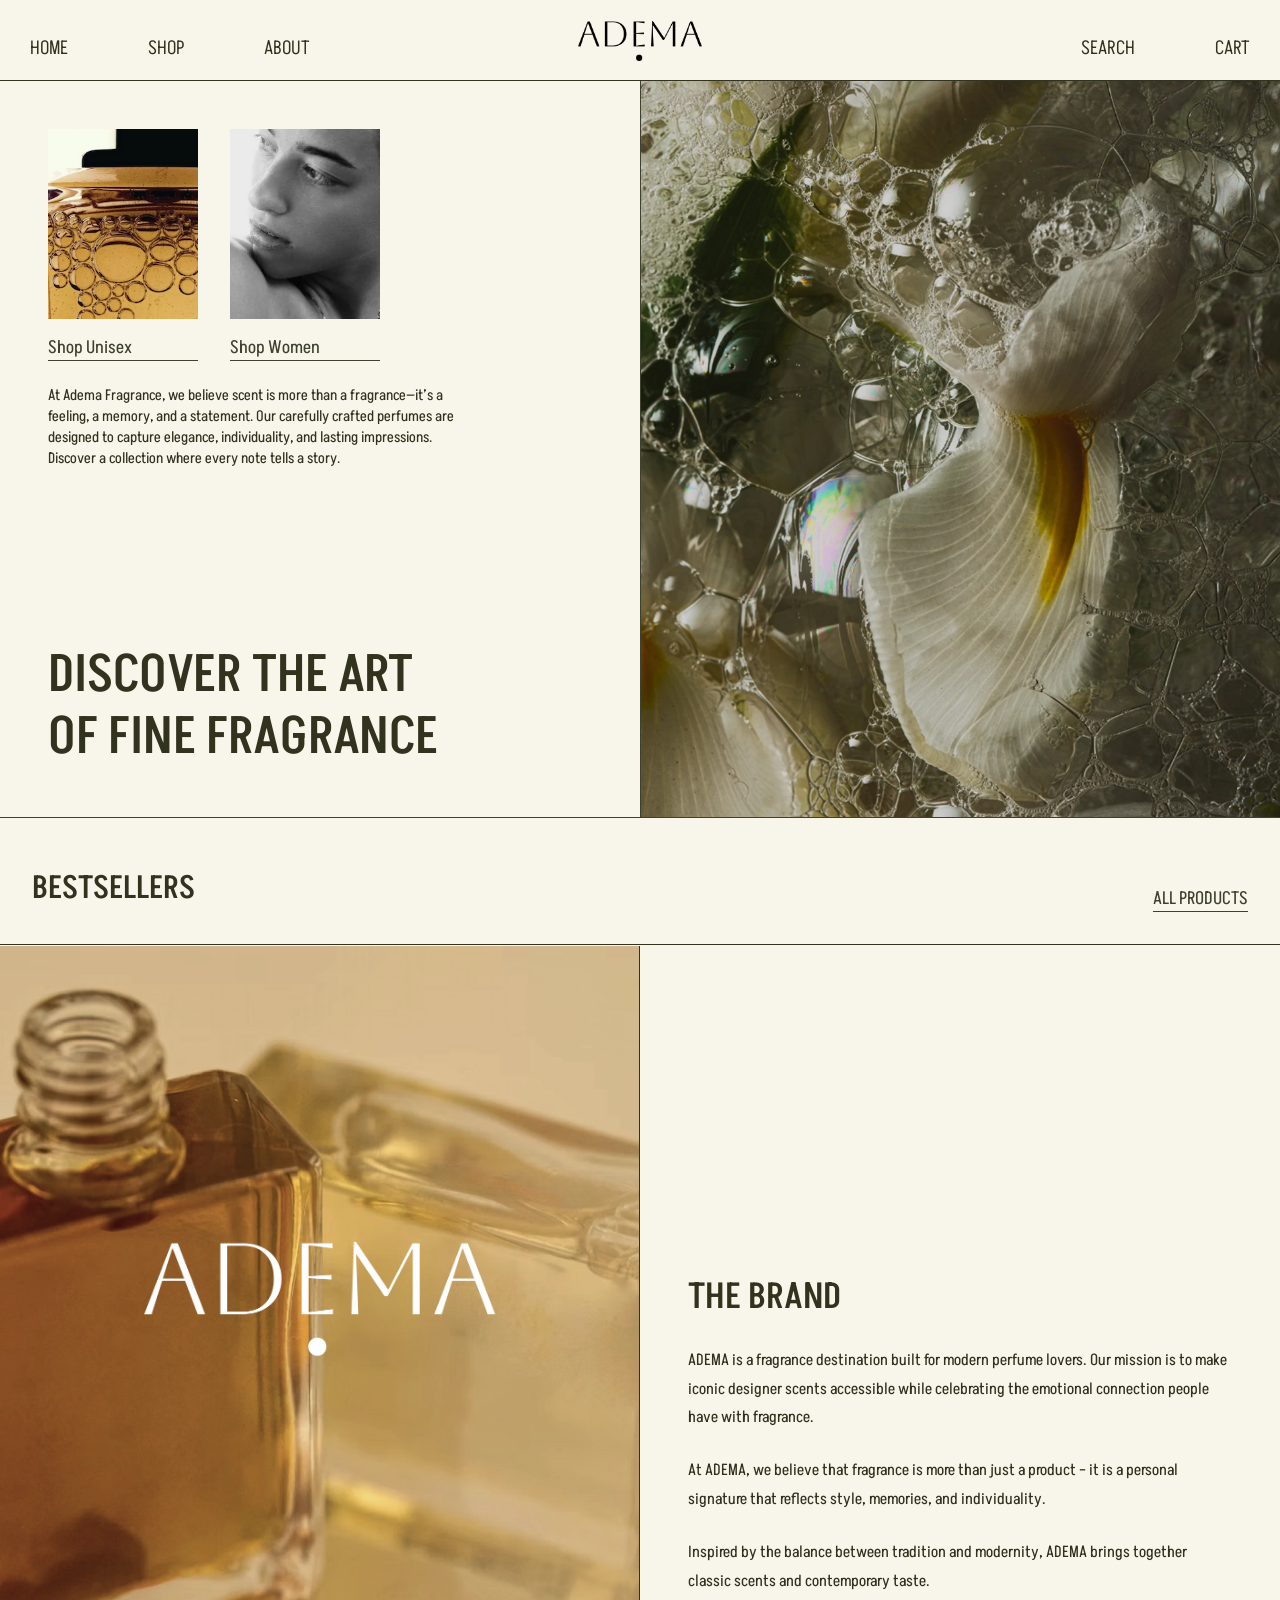
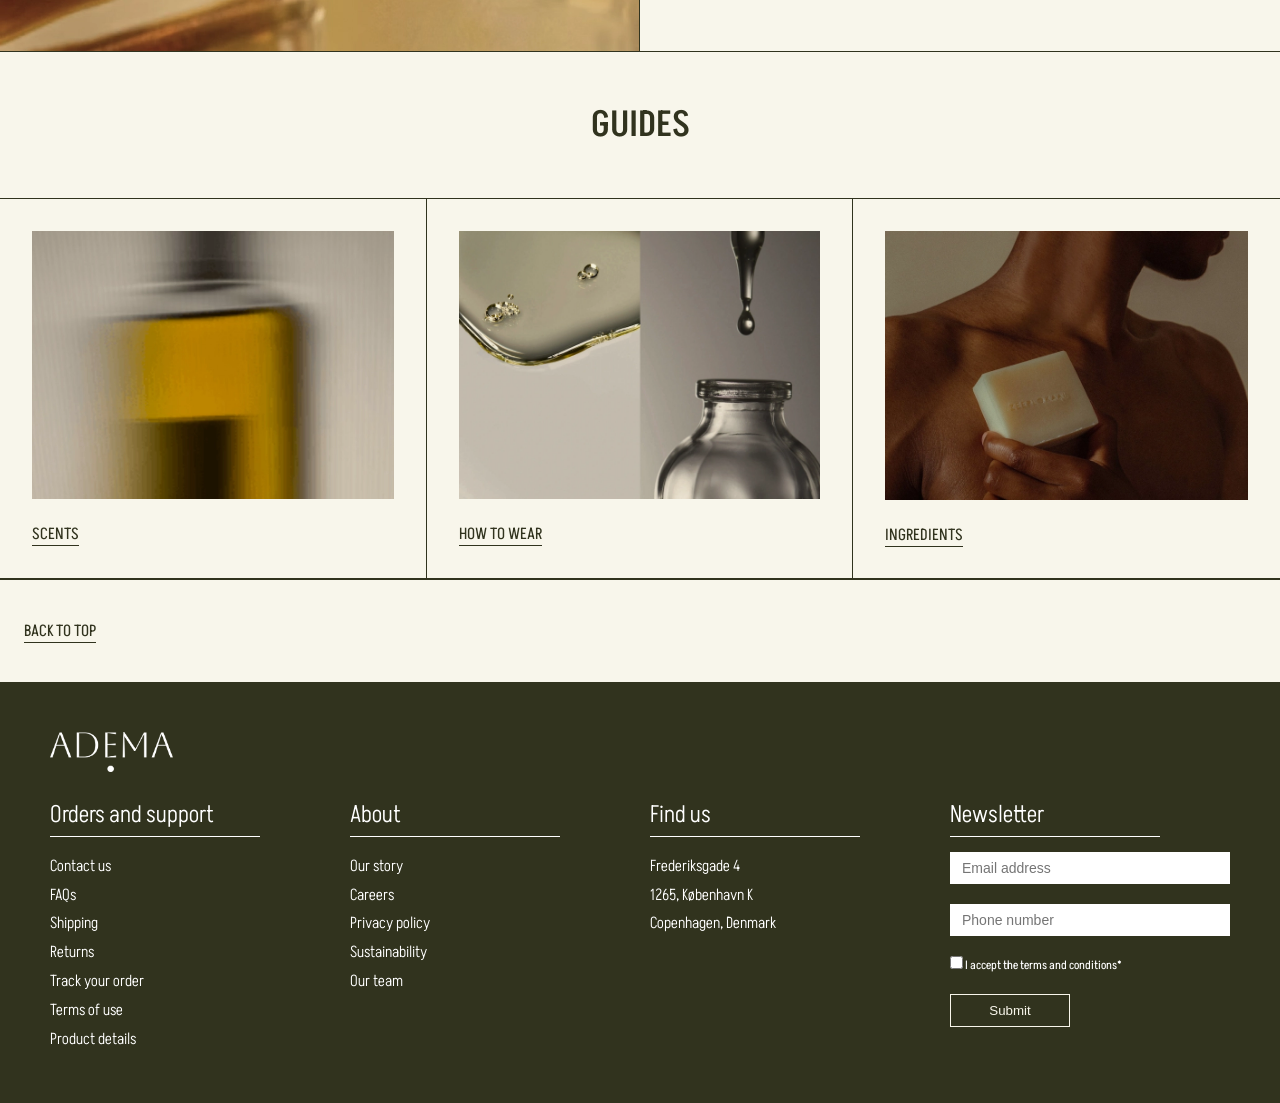
<file: index.html>
<!doctype html>
<html lang="en">
  <head>
    <meta charset="UTF-8" />
    <meta name="viewport" content="width=device-width, initial-scale=1.0" />
    <link rel="stylesheet" href="css/general.css" />
    <link rel="stylesheet" href="css/cards.css" />
    <link rel="stylesheet" href="css/index.css" />

    <link rel="preconnect" href="https://fonts.googleapis.com" />
    <link rel="preconnect" href="https://fonts.gstatic.com" crossorigin />
    <link
      href="https://fonts.googleapis.com/css2?family=Akshar:wght@300..700&display=swap"
      rel="stylesheet"
    />

    <title>Document</title>
  </head>
  <body id="top">
    <header>
      <nav class="nav-menu-left">
        <ul>
          <li><a href="index.html">HOME</a></li>
          <li><a href="html/shop.html">SHOP</a></li>
          <li><a href="html/about.html">ABOUT</a></li>
        </ul>
      </nav>

      <div class="logo">
        <a href="index.html">
          <img src="Billeder/Logo.png" alt="Logo" />
        </a>
      </div>

      <nav class="nav-menu-right">
        <ul>
          <li><a href="#">SEARCH</a></li>
          <li><a href="#">CART</a></li>
        </ul>
      </nav>

      <div class="burger">
        <span></span>
        <span></span>
        <span></span>
      </div>

      <div class="mobile-menu">
        <a href="index.html">HOME</a>
        <a href="html/shop.html">SHOP</a>
        <a href="html/about.html">ABOUT</a>
        <a href="html/shop.html">BESTSELLERS</a>
      </div>
    </header>

    <main>
      <section class="hero">
        <div class="hero-left">
          <div class="category-cards">
            <article class="category-card">
              <a href="html/shop.html">
                <img src="Billeder/parfume1.webp" alt="Shop unisex" />
              </a>
              <a href="html/shop.html">Shop Unisex</a>
            </article>

            <article class="category-card">
              <a href="html/shop.html">
                <img src="Billeder/ansigt.webp" alt="Shop women" />
              </a>
              <a href="html/shop.html">Shop Women</a>
            </article>
          </div>

          <p class="hero-text">
            At Adema Fragrance, we believe scent is more than a fragrance—it’s a
            feeling, a memory, and a statement. Our carefully crafted perfumes
            are designed to capture elegance, individuality, and lasting
            impressions. Discover a collection where every note tells a story.
          </p>

          <h1>DISCOVER THE ART<br />OF FINE FRAGRANCE</h1>
        </div>

        <div class="hero-right">
          <img src="Billeder/blomst.webp" alt="Fine fragrance" />
        </div>
      </section>

      <section class="bestsellers">
        <h2>BESTSELLERS</h2>
        <a href="html/shop.html" class="all-products">ALL PRODUCTS</a>
      </section>

      <section class="front-products-wrapper">
        <div class="front-products"></div>
      </section>

      <section class="brand-section">
        <div class="brand-image">
          <img
            src="Billeder/ademalogopic.webp"
            alt="Adema brand image"
            class="brand-photo"
          />
          <img src="Billeder/Logo.png" alt="Adema logo" class="brand-logo" />
        </div>

        <div class="brand-text">
          <h2>THE BRAND</h2>
          <p>
            ADEMA is a fragrance destination built for modern perfume lovers.
            Our mission is to make iconic designer scents accessible while
            celebrating the emotional connection people have with fragrance.
          </p>

          <p>
            At ADEMA, we believe that fragrance is more than just a product – it
            is a personal signature that reflects style, memories, and
            individuality.
          </p>

          <p>
            Inspired by the balance between tradition and modernity, ADEMA
            brings together classic scents and contemporary taste.
          </p>
        </div>
      </section>

      <section class="guides-section">
        <h2>GUIDES</h2>
      </section>

      <section class="guides-cards">
        <article class="guide-card">
          <img src="Billeder/scents.webp" alt="Scents" />
          <a href="#">SCENTS</a>
        </article>

        <article class="guide-card">
          <img src="Billeder/ingre.webp" alt="Ingredients" />
          <a href="#">HOW TO WEAR</a>
        </article>

        <article class="guide-card">
          <img src="Billeder/howto.webp" alt="How to wear" />
          <a href="#">INGREDIENTS</a>
        </article>
      </section>

      <section class="back-to-top">
        <a href="#top">BACK TO TOP</a>
      </section>
    </main>

    <footer>
      <img src="Billeder/Logo.png" alt="Logo" class="footer-logo" />
      <div class="footer-container">
        <div class="footer-section">
          <h1>Orders and support</h1>
          <p>Contact us</p>
          <p>FAQs</p>
          <p>Shipping</p>
          <p>Returns</p>
          <p>Track your order</p>
          <p>Terms of use</p>
          <p>Product details</p>
        </div>

        <div class="footer-section">
          <h1>About</h1>
          <p>Our story</p>
          <p>Careers</p>
          <p>Privacy policy</p>
          <p>Sustainability</p>
          <p>Our team</p>
        </div>

        <div class="footer-section">
          <h1>Find us</h1>
          <p>Frederiksgade 4</p>
          <p>1265, København K</p>
          <p>Copenhagen, Denmark</p>
        </div>

        <div class="footer-section newsletter">
          <h1>Newsletter</h1>
          <form class="newsletter-form" action="#" method="POST">
            <input
              type="email"
              name="email"
              placeholder="Email address"
              required
            />
            <input type="tel" name="phone" placeholder="Phone number" />

            <label class="terms">
              <input type="checkbox" name="terms" required />
              I accept the terms and conditions*
            </label>

            <button type="submit">Submit</button>
          </form>
        </div>
      </div>
    </footer>

    <script src="js/index.js"></script>
    <script src="js/burgermenu.js"></script>
    <script src="../js/productsite.js"></script>
  </body>
</html>
</file>
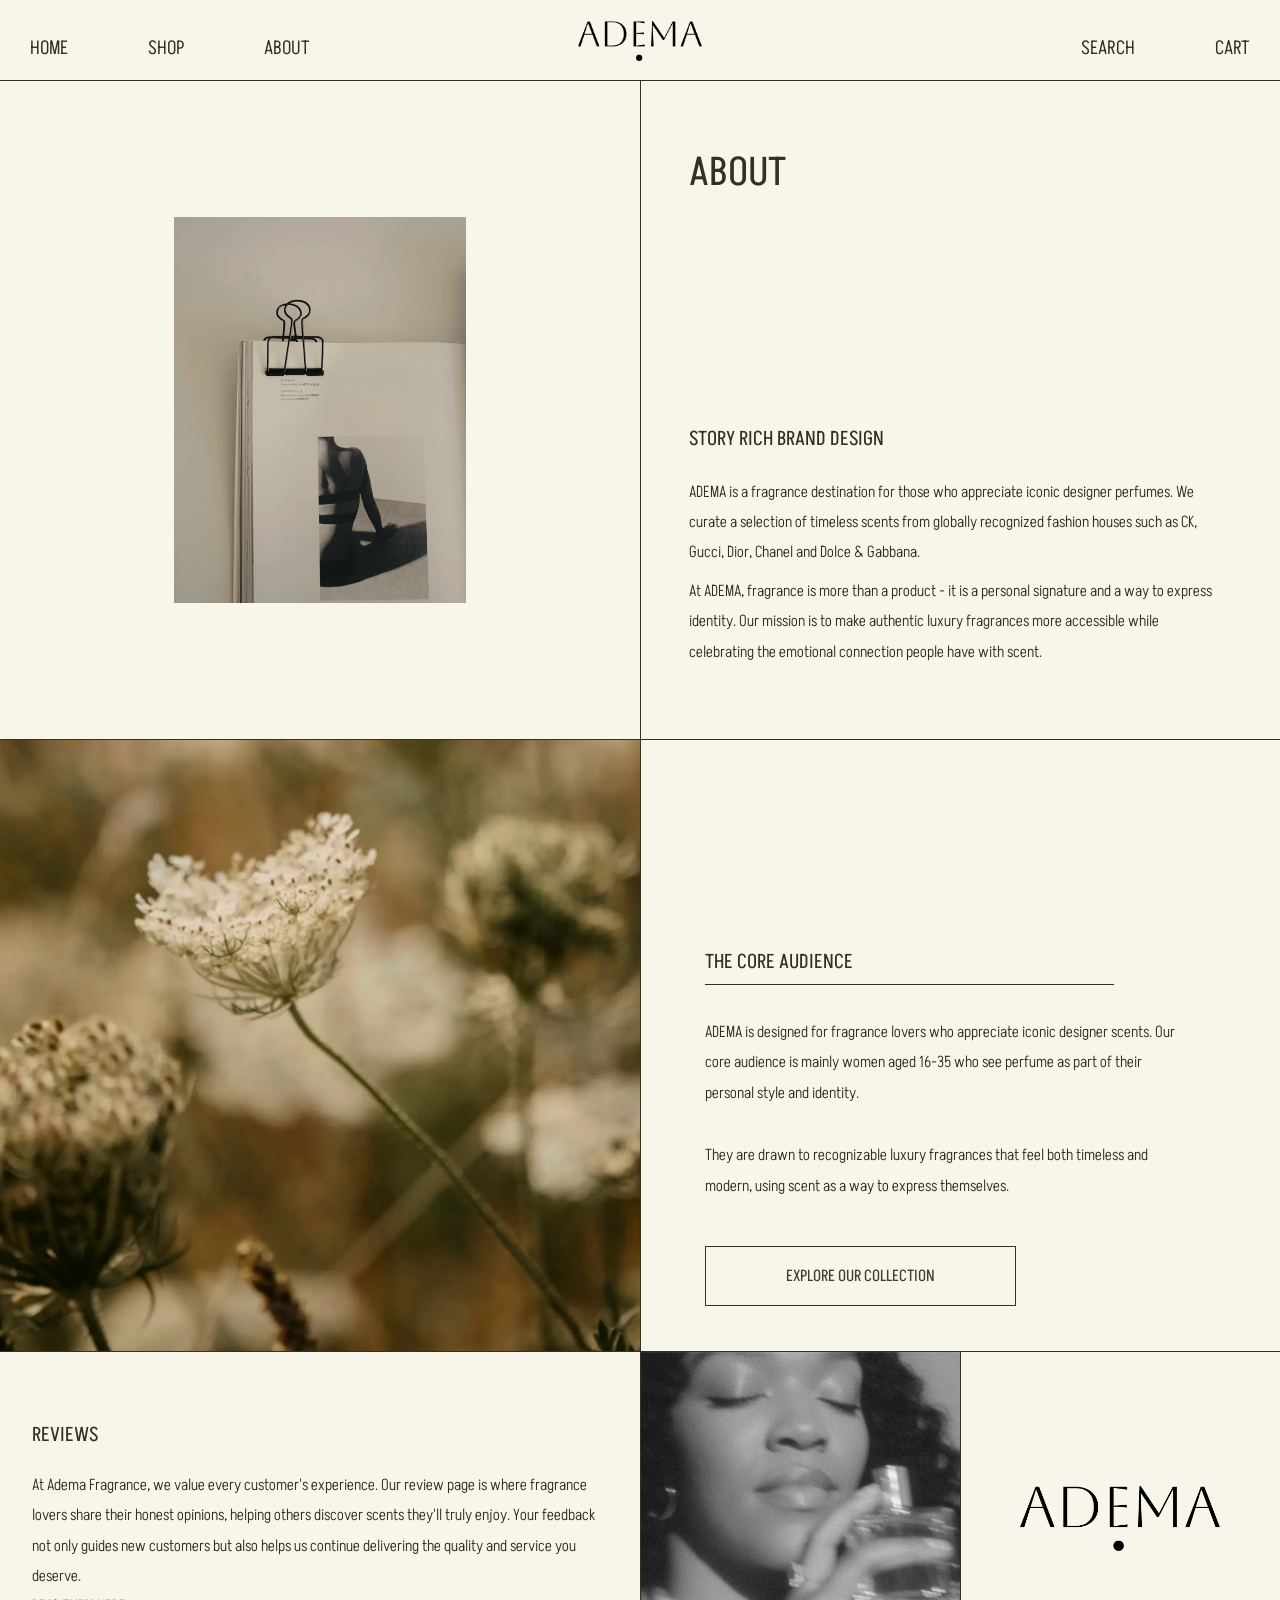
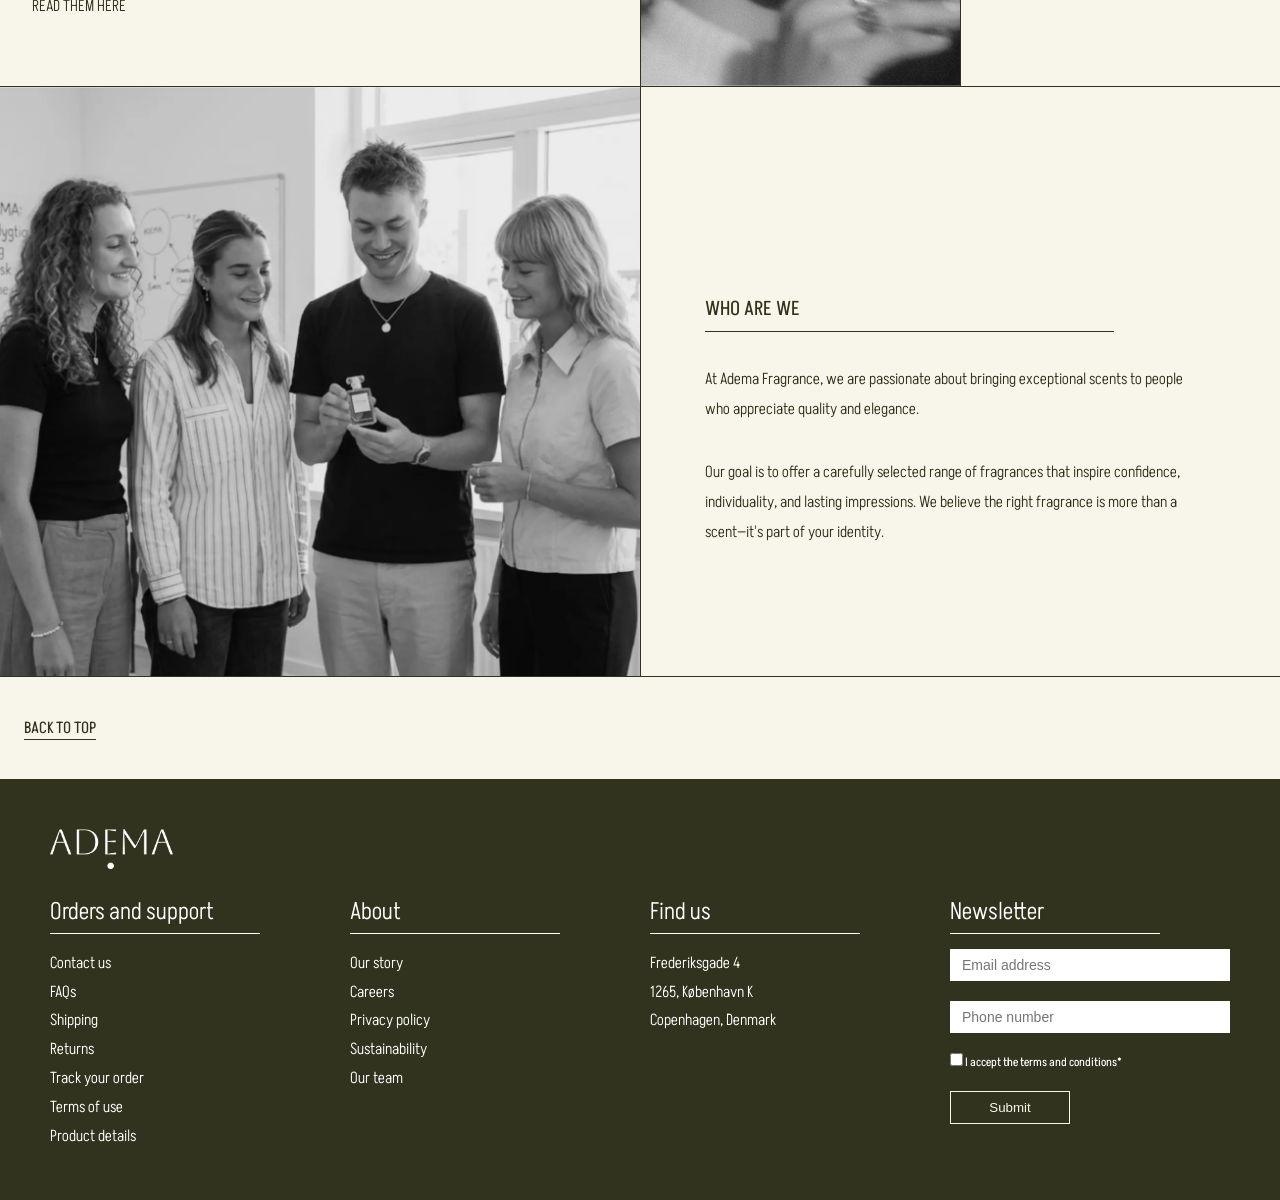
<file: html/about.html>
<!doctype html>
<html lang="en">
  <head>
    <meta charset="UTF-8" />
    <meta name="viewport" content="width=device-width, initial-scale=1.0" />
    <link rel="stylesheet" href="../css/general.css" />
    <link rel="stylesheet" href="../css/about.css" />
    <link rel="preconnect" href="https://fonts.googleapis.com" />
    <link rel="preconnect" href="https://fonts.gstatic.com" crossorigin />

    <link
      href="https://fonts.googleapis.com/css2?family=Akshar:wght@300..700&display=swap"
      rel="stylesheet"
    />
    <title>Shop</title>
  </head>
  <body>
    <header>
      <nav class="nav-menu-left">
        <ul>
          <li><a href="../index.html">HOME</a></li>
          <li><a href="shop.html">SHOP</a></li>
          <li><a href="about.html">ABOUT</a></li>
        </ul>
      </nav>

      <div class="logo">
        <a href="../index.html">
          <img src="../Billeder/Logo.png" alt="Logo" />
        </a>
      </div>

      <nav class="nav-menu-right">
        <ul>
          <li><a href="#">SEARCH</a></li>
          <li><a href="#">CART</a></li>
        </ul>
      </nav>

      <div class="burger">
        <span></span>
        <span></span>
        <span></span>
      </div>

      <div class="mobile-menu">
        <a href="../index.html">HOME</a>
        <a href="shop.html">SHOP</a>
        <a href="about.html">ABOUT</a>
        <a href="shop.html">BESTSELLERS</a>
      </div>
    </header>

    <main>
      <div>
        <section class="about_container about_intro">
          <img
            src="../Billeder/about_billede1.webp"
            alt="About Image"
            class="about_image"
          />
          <div class="about_text1">
            <h1>ABOUT</h1>
            <h2>STORY RICH BRAND DESIGN</h2>
            <p>
              ADEMA is a fragrance destination for those who appreciate iconic
              designer perfumes. We curate a selection of timeless scents from
              globally recognized fashion houses such as CK, Gucci, Dior, Chanel
              and Dolce & Gabbana.
            </p>
            <p>
              At ADEMA, fragrance is more than a product - it is a personal
              signature and a way to express identity. Our mission is to make
              authentic luxury fragrances more accessible while celebrating the
              emotional connection people have with scent.
            </p>
          </div>
        </section>
        <section class="about_container about_audience">
          <img
            src="../Billeder/about_billede2.webp"
            alt="About Image"
            class="about_image2"
          />
          <div class="about_text2">
            <h2>THE CORE AUDIENCE</h2>
            <p>
              ADEMA is designed for fragrance lovers who appreciate iconic
              designer scents. Our core audience is mainly women aged 16-35 who
              see perfume as part of their personal style and identity.
            </p>
            <p>
              They are drawn to recognizable luxury fragrances that feel both
              timeless and modern, using scent as a way to express themselves.
            </p>
            <a href="shop.html" class="about_btn"> EXPLORE OUR COLLECTION </a>
          </div>
        </section>

        <section class="about_container about_reviews">
          <div class="about_text3">
            <h2>REVIEWS</h2>
            <p>
              At Adema Fragrance, we value every customer's experience. Our
              review page is where fragrance lovers share their honest opinions,
              helping others discover scents they'll truly enjoy. Your feedback
              not only guides new customers but also helps us continue
              delivering the quality and service you deserve.
            </p>
            <a>READ THEM HERE</a>
          </div>

          <div class="about_media">
            <img
              src="../Billeder/about_billede3.webp"
              alt="About Image"
              class="about_image3"
            />

            <div class="about_logo_container">
              <img src="../Billeder/Logo.png" alt="Logo" class="about_logo" />
            </div>
          </div>
        </section>

        <section class="about_container about_who">
          <img
            src="../Billeder/about_billede4.webp"
            alt="About Image"
            class="about_image4"
          />
          <div class="about_text4">
            <h2>WHO ARE WE</h2>
            <p>
              At Adema Fragrance, we are passionate about bringing exceptional
              scents to people who appreciate quality and elegance.
            </p>
            <p>
              Our goal is to offer a carefully selected range of fragrances that
              inspire confidence, individuality, and lasting impressions. We
              believe the right fragrance is more than a scent—it's part of your
              identity.
            </p>
          </div>
        </section>

        <section class="back-to-top">
          <a href="#top">BACK TO TOP</a>
        </section>
      </div>
    </main>

    <footer>
      <img src="../Billeder/Logo.png" alt="Logo" class="footer-logo" />
      <div class="footer-container">
        <div class="footer-section">
          <h1>Orders and support</h1>
          <p>Contact us</p>
          <p>FAQs</p>
          <p>Shipping</p>
          <p>Returns</p>
          <p>Track your order</p>
          <p>Terms of use</p>
          <p>Product details</p>
        </div>
        <div class="footer-section">
          <h1>About</h1>
          <p>Our story</p>
          <p>Careers</p>
          <p>Privacy policy</p>
          <p>Sustainability</p>
          <p>Our team</p>
        </div>
        <div class="footer-section">
          <h1>Find us</h1>
          <p>Frederiksgade 4</p>
          <p>1265, København K</p>
          <p>Copenhagen, Denmark</p>
        </div>
        <div class="footer-section newsletter">
          <h1>Newsletter</h1>
          <form class="newsletter-form" action="#" method="POST">
            <input
              type="email"
              name="email"
              placeholder="Email address"
              required
            />
            <input type="tel" name="phone" placeholder="Phone number" />

            <label class="terms">
              <input type="checkbox" name="terms" required />
              I accept the terms and conditions*
            </label>

            <button type="submit">Submit</button>
          </form>
        </div>
      </div>
    </footer>
    <script src="../js/burgermenu.js"></script>
  </body>
</html>
</file>
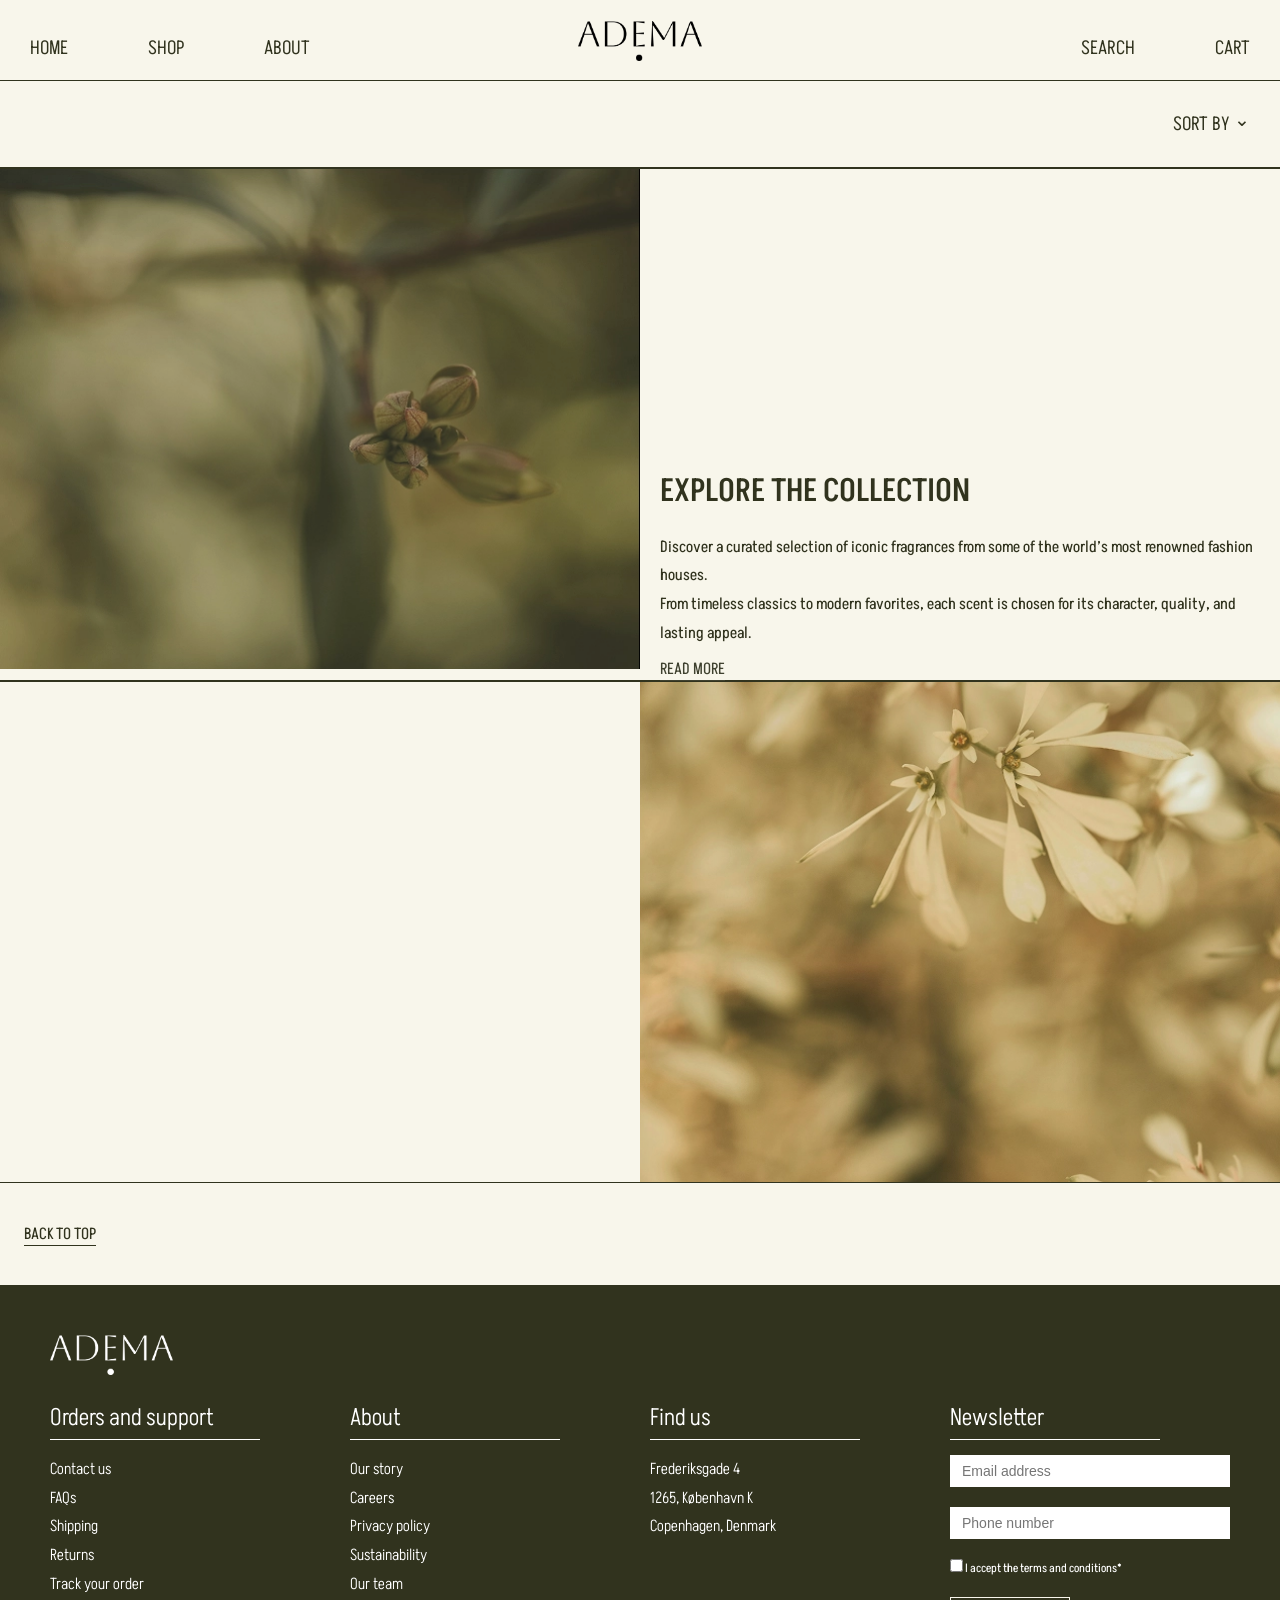
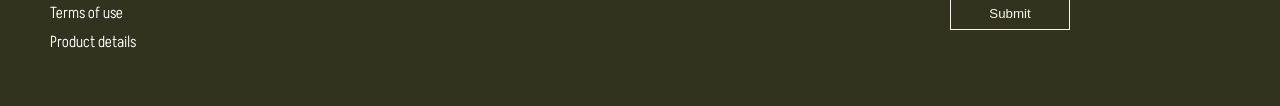
<file: html/shop.html>
<!doctype html>
<html lang="en">
  <head>
    <meta charset="UTF-8" />
    <meta name="viewport" content="width=device-width, initial-scale=1.0" />
    <link rel="stylesheet" href="../css/general.css" />
    <link rel="stylesheet" href="../css/cards.css" />
    <link rel="stylesheet" href="../css/sort.css" />

    <link rel="preconnect" href="https://fonts.googleapis.com" />
    <link rel="preconnect" href="https://fonts.gstatic.com" crossorigin />
    <link href="https://fonts.googleapis.com/css2?family=Akshar:wght@300..700&display=swap" rel="stylesheet" />

    <title>Shop</title>
  </head>

  <body>
    <header>
      <nav class="nav-menu-left">
        <ul>
          <li><a href="../index.html">HOME</a></li>
          <li><a href="shop.html">SHOP</a></li>
          <li><a href="about.html">ABOUT</a></li>
        </ul>
      </nav>

      <div class="logo">
        <a href="../index.html">
          <img src="../Billeder/Logo.png" alt="Logo" />
        </a>
      </div>

      <nav class="nav-menu-right">
        <ul>
          <li><a href="#">SEARCH</a></li>
          <li><a href="#">CART</a></li>
        </ul>
      </nav>

      <div class="burger">
        <span></span>
        <span></span>
        <span></span>
      </div>

      <div class="mobile-menu">
        <a href="../index.html">HOME</a>
        <a href="shop.html">SHOP</a>
        <a href="about.html">ABOUT</a>
        <a href="shop.html">BESTSELLERS</a>
      </div>
    </header>

    <div class="sort-container">
      <div class="sort-header" id="sortToggle">SORT BY <span class="arrow">⌄</span></div>

      <div class="sort-menu" id="sortMenu">
        <p data-sort="price-low">Price Low-High</p>
        <p data-sort="price-high">Price High-Low</p>
        <p data-sort="az">A-Z</p>
        <p data-sort="za">Z-A</p>
        <p data-sort="rating">Best rated</p>
      </div>
    </div>

    <main>
      <section class="product-section products-row-1"></section>

      <section class="shop-section">
        <div class="shop-image-container">
          <img src="../Billeder/shopBlomst.webp" alt="blomst" class="shop-image" />
        </div>

        <div class="shop-text-container">
          <h2>EXPLORE THE COLLECTION</h2>
          <p>
            Discover a curated selection of iconic fragrances from some of the world’s most renowned fashion houses. <br />
            From timeless classics to modern favorites, each scent is chosen for its character, quality, and lasting appeal.
          </p>
          <a href="#" class="read-more">READ MORE</a>
        </div>
      </section>

      <section class="product-section products-row-2"></section>

      <section class="shop-section">
        <div class="product-section2 products-row-3"></div>

        <div class="shop-image-container">
          <img src="../Billeder/blomst2.webp" alt="blomst" class="shop-image" />
        </div>
      </section>

      <section class="back-to-top">
        <a href="#top">BACK TO TOP</a>
      </section>
    </main>

    <footer>
      <img src="../Billeder/Logo.png" alt="Logo" class="footer-logo" />
      <div class="footer-container">
        <div class="footer-section">
          <h1>Orders and support</h1>
          <p>Contact us</p>
          <p>FAQs</p>
          <p>Shipping</p>
          <p>Returns</p>
          <p>Track your order</p>
          <p>Terms of use</p>
          <p>Product details</p>
        </div>

        <div class="footer-section">
          <h1>About</h1>
          <p>Our story</p>
          <p>Careers</p>
          <p>Privacy policy</p>
          <p>Sustainability</p>
          <p>Our team</p>
        </div>

        <div class="footer-section">
          <h1>Find us</h1>
          <p>Frederiksgade 4</p>
          <p>1265, København K</p>
          <p>Copenhagen, Denmark</p>
        </div>

        <div class="footer-section newsletter">
          <h1>Newsletter</h1>
          <form class="newsletter-form" action="#" method="POST">
            <input type="email" name="email" placeholder="Email address" required />
            <input type="tel" name="phone" placeholder="Phone number" />

            <label class="terms">
              <input type="checkbox" name="terms" required />
              I accept the terms and conditions*
            </label>

            <button type="submit">Submit</button>
          </form>
        </div>
      </div>
    </footer>

    <script src="../js/shop.js"></script>
    <script src="../js/burgermenu.js"></script>
    <script src="../js/productsite.js"></script>
    <script src="../js/sort.js"></script>
  </body>
</html>
</file>
<file: css/general.css>
* {
  margin: 0;
  padding: 0;
  box-sizing: border-box;
}
body {
  font-family: "Akshar", sans-serif;
  background-color: #f8f6eb;
  color: #31331e;
}

/* header */
header {
  display: grid;
  grid-template-columns: 1fr auto 1fr;
  align-items: center;
  border-bottom: solid 1px #31331e;
}

.logo {
  justify-self: center;
  margin-bottom: 0.8rem;
  margin-top: 1.3rem;
}

.logo img {
  height: 40px;
  margin: 0;
}

.nav-menu-left {
  justify-self: start;
  display: flex;
  align-items: center;
  margin-left: 30px;
}
.nav-menu-left ul {
  display: flex;
  gap: 80px;
  list-style: none;
  margin-top: 1rem;
}
.nav-menu-right {
  justify-self: end;
  display: flex;
  align-items: center;
  margin-right: 30px;
  margin-top: 1rem;
}
.nav-menu-right ul {
  display: flex;
  gap: 80px;
  list-style: none;
}

.nav-menu-left a,
.nav-menu-right a {
  text-decoration: none;
  color: #31331e;
  font-weight: 350;
  font-size: 1.2rem;
}

/* Footer */
footer {
  background-color: #31331e;
  padding: 50px;
}

.footer-logo {
  height: 40px;
  margin-bottom: 20px;
  filter: invert(1);
}

footer h1 {
  font-size: 24px;
  font-weight: 300;
  color: #fff;
  padding-bottom: 5px;

  border-bottom: 1px solid #fff;
  width: 210px;
  display: inline-block;
  margin-bottom: 15px;
}

.footer-section.newsletter h1 {
  margin-bottom: 5px;
}

footer p {
  font-size: 16px;
  font-weight: 250;
  color: #fff;
  line-height: 1.8rem;
}

.footer-container {
  display: grid;
  grid-template-columns: repeat(4, 1fr);
  gap: 20px;
}

.footer-section newsletter {
  display: flex;
  flex-direction: column;
}
.newsletter-form {
  display: flex;
  flex-direction: column;
  gap: 20px;
  margin-top: 10px;
}

.newsletter-form input[type="email"],
.newsletter-form input[type="tel"] {
  padding: 8px 12px;
  border: none;
  outline: none;
  font-size: 14px;
}

.newsletter-form {
  font-size: 12px;
  color: #fff;
}

.newsletter-form button {
  padding: 8px 16px;
  border: solid 1px #f8f6eb;
  background-color: transparent;
  color: #f8f6eb;
  font-weight: 500;
  cursor: pointer;
  transition: background-color 0.3s;
  width: 120px;
}

.newsletter-form button:hover {
  background-color: #e0ddc1;
}

.burger,
.mobile-menu {
  display: none;
}

/* MOBILE */
@media (max-width: 768px) {
  .footer-container {
    grid-template-columns: 1fr;
    gap: 4rem;
  }

  .nav-menu-left,
  .nav-menu-right {
    display: none;
  }

  header {
    display: flex;
    justify-content: space-between;
    align-items: center;
    padding: 0.9rem;
    position: relative;
    border-bottom: solid 1px #31331e;
    z-index: 1000;
    background-color: #f8f6eb;
  }

  .logo {
    margin: 0;
  }

  .logo img {
    height: 38px;
    display: block;
    margin-left: 0.5rem;
  }

  .burger {
    display: flex;
    flex-direction: column;
    gap: 10px;
    cursor: pointer;
    align-items: center;
    margin-right: 0.9rem;
    position: relative;
    z-index: 1004;
  }

  .burger span {
    width: 50px;
    height: 2px;
    background-color: #31331e;
    transition: 0.3s ease;
  }

  .mobile-menu {
    position: absolute;
    top: 100%;
    left: 0;
    width: 100%;
    background: #f8f6eb;
    display: none;
    flex-direction: column;
    border-top: 1px solid #31331e;
    z-index: 1001;
  }

  .mobile-menu.active {
    display: flex;
  }

  .nav-menu-right {
    display: flex;
    justify-content: flex-end;
    gap: 2rem;
    padding: 1rem 0rem;
    margin-right: 10px;
  }
  .nav-menu-right ul {
    display: flex;
    gap: 1rem;
    margin-left: 6rem;
    padding: 0;
    list-style: none;
  }

  .nav-menu-right a {
    text-decoration: none;
    color: #31331e;
    font-size: 18px;
    padding: 0;
    border-bottom: none;
  }

  .mobile-menu a {
    text-decoration: none;
    color: #31331e;
    font-size: 18px;
    padding: 1.5rem 1rem;
    border-bottom: 1px solid #31331e;
  }

  .burger.active span:nth-child(1) {
    transform: rotate(45deg) translate(8px, 8px);
  }

  .burger.active span:nth-child(2) {
    opacity: 0;
  }

  .burger.active span:nth-child(3) {
    transform: rotate(-45deg) translate(9px, -9px);
  }
}
</file>
<file: css/cards.css>
.product-section {
  display: grid;
  grid-template-columns: 1fr 1fr 1fr 1fr;
  border-top: 1px solid #31331e;
}

.product-section2 {
  display: grid;
  grid-template-columns: 1fr 1fr;
}

.product-card {
  position: relative;
  border-right: 1px solid #31331e;
  text-align: center;
  padding: 40px 20px;
  cursor: pointer;
}
.product-card a {
  display: block;
  text-decoration: none;
  color: inherit;
}

.soldout::after,
.soldout-text {
  pointer-events: none;
}

.product-section.top {
  margin-top: 1.8rem;
}

article:hover {
  background-color: #eeebdbc6;
}

.product-card:last-child {
  border-right: 1px solid #31331e;
}

.product-image {
  width: 100%;
  height: auto;
  object-fit: contain;
}

.product-info {
  margin-top: 10px;
  color: #31331e;
}

.product-title {
  font-size: 18px;
  font-weight: 500;
  margin: 40px 0 5px;
}

.product-price {
  font-size: 16px;
}

.old-price {
  text-decoration: line-through;
  color: #3b3d2c8e;
  font-size: 16px;
  margin-right: 8px;
}

.new-price {
  font-size: 16px;
  font-weight: 500;
  color: #3b3d2c;
}

/* mørkt overlay */
.soldout::after {
  content: "";
  position: absolute;
  inset: 0;
  background: #3b3d2c2d;
  z-index: 1;
}

/* teksten ovenpå */
.soldout-text {
  position: absolute;
  top: 20px;
  left: 20px;
  font-size: 20px;
  color: #31331e;
  z-index: 2;
}

/* SHOP SIDE */

.shop-section {
  display: grid;
  grid-template-columns: 1fr 1fr;
  border-top: 1px solid #31331e;
}

.shop-image {
  width: 100%;
  height: 500px;
  object-fit: cover;
  display: block;
}

.shop-image-container {
  height: 500px;
}

h2 {
  font-size: 32px;
  font-weight: 500;
  margin-bottom: 20px;
  color: #31331e;
}

.shop-text-container {
  margin-top: 300px;
  padding-left: 20px;
}
.shop-text-container p {
  font-size: 16px;
  line-height: 1.8rem;
  color: #31331e;
  margin-bottom: 10px;
}

.read-more {
  font-size: 16px;
  text-decoration: none;
  color: #3f412f;
  border-bottom: 1px solid #3f412f;
}

/*back to top button*/
.back-to-top {
  padding: 2.5rem 1.5rem;
  border-top: 1px solid #31331e;
}

.back-to-top a {
  font-size: 16px;
  text-decoration: none;
  color: #31331e;
  border-bottom: 1px solid #31331e;
  text-transform: uppercase;
  font-weight: 400;
}

html {
  scroll-behavior: smooth;
}

/* MOBILE */
@media (max-width: 768px) {
  .product-section {
    grid-template-columns: 1fr 1fr;
  }

  .product-section2 {
    grid-template-columns: 1fr 1fr;
  }

  .product-card {
    padding: 24px 12px;
  }

  .product-title {
    font-size: 16px;
    margin: 20px 0 5px;
  }

  .product-price,
  .old-price,
  .new-price {
    font-size: 14px;
  }

  .soldout-text {
    font-size: 16px;
  }

  .shop-section {
    grid-template-columns: 1fr;
  }

  .shop-image-container {
    height: auto;
  }

  .shop-image {
    height: 320px;
  }

  .shop-text-container {
    margin-top: 0;
    padding: 20px;
  }

  h2 {
    font-size: 24px;
    margin-bottom: 12px;
  }
}
</file>
<file: css/index.css>
/*hero section*/

.hero {
  display: flex;
  flex-direction: column;
}

.hero-right {
  order: -1;
}

.hero-right img {
  width: 100%;
  height: auto;
  object-fit: cover;
  display: block;
}

.hero-left {
  padding: 1.5rem;
}

.category-cards,
.hero-text {
  display: none;
}

.hero h1 {
  font-size: 36px;
  line-height: 1.2;
  font-weight: 500;
  text-transform: uppercase;
  margin: 0;
}

/*bestsellers section*/
.bestsellers {
  display: flex;
  justify-content: space-between;
  align-items: center;
  min-height: 100px;
  padding: 0 1rem 0.4rem 1rem;
  border-bottom: 1px solid #31331e;
}

.bestsellers h2 {
  font-size: 25px;
  font-weight: 500;
  text-transform: uppercase;
  align-self: flex-end;
  margin-bottom: 0.1rem;
}

.all-products {
  font-size: 18px;
  text-decoration: none;
  color: #3f412f;
  border-bottom: 1px solid #3f412f;
  text-transform: uppercase;
  align-self: flex-end;
  margin-bottom: 0.5rem;
}

/*cards section*/
.front-products-wrapper {
  overflow-x: auto;
  scrollbar-width: none;
}

.front-products-wrapper::-webkit-scrollbar {
  display: none;
}

.front-products {
  display: grid;
  grid-auto-flow: column;
  grid-auto-columns: 50%;
  grid-template-rows: 1fr 1fr;
}

.front-product-card {
  height: 300px;
  border-right: 1px solid #31331e;
  border-bottom: 1px solid #31331e;
  text-align: center;
  padding: 1.5rem 0 1.2rem;
}

.front-product-image {
  width: 100%;
  max-width: 160px;
  height: auto;
  object-fit: contain;
  margin-bottom: 1.5rem;
  margin-top: 1rem;
}

.front-product-title,
.front-product-price {
  font-size: 14px;
  font-weight: 400;
  margin: 0;
}
.front-product-card a {
  display: block;
  text-decoration: none;
  color: inherit;
}

/*brand section*/

.brand-image {
  position: relative;
}

.brand-photo {
  width: 100%;
  display: block;
}

.brand-logo {
  position: absolute;
  top: 50%;
  left: 50%;
  transform: translate(-50%, -50%);
  width: 55%;
  filter: invert(1);
}

.brand-text {
  padding: 3rem 1.5rem;
}

.brand-text h2 {
  font-size: 28px;
  font-weight: 500;
  margin-bottom: 1.5rem;
}

.brand-text p {
  font-size: 14px;
  line-height: 1.8;
  margin-bottom: 1.5rem;
}

/*guide section*/
.guides-section {
  border-bottom: 1px solid #31331e;
  padding: 0.7rem 1.5rem;
  text-align: left;
}

.guides-section h2 {
  font-size: 32px;
  font-weight: 500;
  margin-bottom: 0;
  text-transform: uppercase;
}

/* guides cards */

.guides-cards {
  border-bottom: 1px solid #31331e;
}

.guide-card {
  padding: 1.5rem;
}

.guide-card img {
  width: 100%;
  display: block;
  margin-bottom: 1rem;
}

.guide-card a {
  font-size: 16px;
  text-decoration: none;
  color: #31331e;
  border-bottom: 1px solid #31331e;
}

/*back to top button*/
.back-to-top {
  padding: 2.5rem 1.5rem;
}

.back-to-top a {
  font-size: 16px;
  text-decoration: none;
  color: #31331e;
  border-bottom: 1px solid #31331e;
  text-transform: uppercase;
  font-weight: 400;
}

html {
  scroll-behavior: smooth;
}

.sale .old-price {
  text-decoration: line-through;
  color: #3b3d2c8e;
  margin-right: 8px;
}

.sale .new-price {
  font-weight: 500;
  color: #3b3d2c;
}

.soldout {
  position: relative;
}

.soldout::after {
  content: "";
  position: absolute;
  inset: 0;
  background: #3b3d2c2d;
  z-index: 1;
}

.soldout-text {
  position: absolute;
  top: 20px;
  left: 20px;
  font-size: 16px;
  color: #31331e;
  z-index: 2;
}

.front-product-info {
  position: relative;
  z-index: 2;
}

.front-product-image {
  position: relative;
  z-index: 2;
}

@media (min-width: 1024px) {
  /*hero section*/
  .hero {
    display: grid;
    grid-template-columns: 1fr 1fr;
    border-bottom: 1px solid #3f412f;
    min-height: 80vh;
  }

  .hero-right {
    order: 0;
    border-left: 1px solid #3f412f;
  }

  .hero-left {
    padding: 3rem;
    flex-direction: column;
    justify-content: space-between;
  }

  .hero-text {
    display: block;
    font-size: 15px;
    margin: 1.5rem 8rem 11rem 0;
  }

  .category-cards {
    display: flex;
    gap: 2rem;
  }

  .category-card img {
    width: 150px;
    height: 190px;
    object-fit: cover;
  }

  .category-card a:last-child {
    display: block;
    margin-top: 10px;
    text-decoration: underline;
    font-size: 18px;
    text-decoration: none;
    color: #3f412f;
    border-bottom: 1px solid #3f412f;
  }

  .hero h1 {
    font-size: 52px;
  }

  .hero-right img {
    height: 100%;
  }

  /*bestsellers section*/
  .bestsellers {
    padding: 2rem;
    margin-top: 1rem;
    border-bottom: 1px solid #31331e;
  }

  .bestsellers h2 {
    font-size: 32px;
  }

  .all-products {
    font-size: 18px;
    text-decoration: none;
    color: #3f412f;
    border-bottom: 1px solid #3f412f;
    text-transform: uppercase;
    align-self: flex-end;
    margin-bottom: 0;
  }

  /*cards section*/
  .front-products-wrapper {
    overflow-x: auto;
    -ms-overflow-style: none;
    scrollbar-width: none;
  }

  .front-products-wrapper::-webkit-scrollbar {
    display: none;
  }

  .front-products {
    display: flex;
    width: max-content;
    scroll-behavior: smooth;
    border-bottom: 1px solid #31331e;
  }

  .front-product-card {
    flex: 0 0 289px;
    height: 458px;
    border-right: 1px solid #31331e;
    border-bottom: none;
  }

  .front-product-image {
    width: 100%;
    max-width: 230px;
    height: auto;
    object-fit: contain;
    margin-bottom: 3.5rem;
    margin-top: 3.5rem;
  }

  .front-product-info {
    display: flex;
    flex-direction: column;
    align-items: center;
    gap: 4px;
  }

  .front-product-title {
    font-size: 18px;
    font-style: normal;
    font-weight: 400;
    margin: 0;
  }

  .front-product-price {
    font-size: 17px;
    font-style: normal;
    font-weight: 400;
    margin: 0;
  }

  /*brand section*/
  .brand-section {
    border-bottom: 1px solid #31331e;
  }
  .brand-section {
    display: grid;
    grid-template-columns: 1fr 1fr;
  }

  .brand-image {
    border-right: 1px solid #31331e;
  }

  .brand-photo {
    width: 100%;
    display: block;
  }

  .brand-logo {
    position: absolute;
    top: 50%;
    left: 50%;
    transform: translate(-50%, -50%);
    width: 55%;
    filter: invert(1);
  }

  .brand-text {
    padding: 2rem 3rem;
    display: flex;
    flex-direction: column;
    justify-content: flex-end;
  }

  .brand-text h2 {
    font-size: 36px;
  }

  .brand-text p {
    font-size: 16px;
    max-width: 560px;
  }

  /*guide section*/
  .guides-section {
    padding: 3rem 1.5rem;
  }

  .guides-section h2 {
    font-size: 36px;
    text-align: center;
  }

  /* guides cards */
  .guides-cards {
    display: grid;
    grid-template-columns: 1fr 1fr 1fr;
  }

  .guide-card {
    padding: 2rem;
    border-bottom: none;
    border-right: 1px solid #31331e;
  }

  .guide-card:last-child {
    border-right: none;
  }

  .guide-card img {
    margin-bottom: 1.5rem;
  }
}
</file>
<file: css/about.css>
/* ABOUT section */
.about_intro {
  display: grid;
  grid-template-columns: 1fr 1fr;
  align-items: stretch;

  border-bottom: 1px solid #31331e;
}

.about_image {
  width: 100%;
  max-width: 420px;
  height: auto;

  justify-self: center;
  align-self: center;

  padding: 4rem;
}

.about_text1 {
  border-left: 1px solid #31331e;

  padding: 4rem 4rem 4rem 3rem;

  display: flex;
  flex-direction: column;
  justify-content: center;
}

.about_intro h1 {
  font-size: 40px;
  font-weight: 400;
  margin-bottom: 14rem;
}

.about_intro h2 {
  font-size: 20px;
  font-weight: 400;
  margin-bottom: 1.5rem;
}

.about_intro p {
  font-size: 16px;
  font-weight: 300;
  line-height: 1.9;
  max-width: 36rem;
  margin-bottom: 0.5rem;
}

/*Blomster section*/
.about_audience {
  display: grid;
  grid-template-columns: 1fr 1fr;
  align-items: stretch;
  border-bottom: 1px solid #31331e;
}

.about_audience .about_image2 {
  width: 100%;
  height: 100%;
  object-fit: cover;
  display: block;
}

.about_audience .about_text2 {
  border-left: 1px solid #31331e;
  padding: 4rem;

  flex-direction: column;
  justify-content: center;
}

.about_audience h2 {
  font-size: 20px;
  font-weight: 400;
  margin-bottom: 2rem;
  margin-top: 9rem;
}
.about_audience h2::after {
  content: "";
  display: block;
  width: 60%;
  height: 1px;
  background-color: #31331e;
  margin-top: 0.5rem;
}

.about_audience h2::after {
  display: block;
  width: 80%;
  height: 1px;
  background: #31331e;
  margin-top: 0.5rem;
  margin-bottom: 1.5rem;
}

.about_audience p {
  font-size: 16px;
  font-weight: 300;
  line-height: 1.9;
  margin-bottom: 2rem;
  max-width: 30rem;
}
.about_btn {
  align-self: flex-start;
  padding: 18px 80px;
  border: 1px solid #31331e;
  background: transparent;
  cursor: pointer;
  text-decoration: none;
  color: #3f412f;
}
.about_text2 p:last-of-type {
  margin-bottom: 4rem;
}

/*review section*/

.about_reviews {
  display: grid;
  grid-template-columns: 1fr 1fr;
  align-items: stretch;
  border-bottom: 1px solid #31331e;
}

.about_text3 h2 {
  font-size: 20px;
  font-weight: 400;
  margin-bottom: 1rem;
  max-width: 30rem;
}

.about_text3 {
  padding: 4rem 2rem;
  display: flex;
  flex-direction: column;
  justify-content: flex-end;
  font-weight: 300;
  max-width: 40rem;
  line-height: 1.9;
}

.about_media {
  display: grid;
  grid-template-columns: 1fr 1fr;
  border-left: 1px solid #31331e;
}

.about_image3 {
  width: 100%;
  height: 100%;
  object-fit: cover;
  display: block;
  border-right: 1px solid #31331e;
}

.about_logo_container {
  display: flex;
  justify-content: center;
  align-items: center;
}

.about_logo {
  width: 200px;
}

/*Who we are section*/
.about_who {
  display: grid;
  grid-template-columns: 1fr 1fr;
  align-items: stretch;
  border-bottom: 1px solid #31331e;
}

.about_who .about_image4 {
  width: 100%;
  height: 100%;
  object-fit: cover;
  display: block;
}

.about_who .about_text4 {
  border-left: 1px solid #31331e;
  padding: 4rem;
  flex-direction: column;
  justify-content: center;
}

.about_who h2 {
  font-size: 20px;
  font-weight: 400;
  margin-bottom: 2rem;
  margin-top: 9rem;
}

.about_who h2::after {
  content: "";
  display: block;
  width: 80%;
  height: 1px;
  background: #31331e;
  margin-top: 0.5rem;
  margin-bottom: 1.5rem;
}

.about_who p {
  font-size: 16px;
  font-weight: 300;
  line-height: 1.9;
  margin-bottom: 2rem;
  max-width: 30rem;
}

.about_text4 p:last-of-type {
  margin-bottom: 4rem;
}
/*back to top button*/
.back-to-top {
  padding: 2.5rem 1.5rem;
}

.back-to-top a {
  font-size: 16px;
  text-decoration: none;
  color: #31331e;
  border-bottom: 1px solid #31331e;
  text-transform: uppercase;
  font-weight: 400;
}

html {
  scroll-behavior: smooth;
}

/* MOBILE */
@media (max-width: 768px) {
  .about_intro,
  .about_audience,
  .about_reviews,
  .about_who {
    grid-template-columns: 1fr;
    border: none;
  }

  .about_image {
    display: none;
  }

  .about_text1 {
    max-width: 30rem;
    border: none;
    padding: 4rem 2rem;
  }

  .about_audience .about_text2 {
    border: none;
    max-width: 30rem;
    padding: 2rem 2rem;
  }

  .about_text3 {
    max-width: 30rem;
    order: 2;
    padding: 2rem 2rem;
  }

  .about_who .about_image4 {
    padding: 0px;
  }

  .about_who .about_text4 {
    border: none;
    max-width: 30rem;
    padding: 2rem 2rem;
  }

  .about_image4 {
    max-width: 100%;
  }

  .about_media {
    order: 1;
    margin-top: 2rem;
    border-top: solid 1px #31331e;
    border-bottom: solid 1px #31331e;
    max-width: 100%;
  }

  .about_logo {
    width: 130px;
  }

  .about_intro h1 {
    margin-bottom: 2rem;
    font-size: 28px;
  }

  .about_audience h2,
  .about_reviews h2,
  .about_who h2 {
    margin-top: 2rem;
    font-size: 18px;
  }

  .about_btn {
    padding: 12px 40px;
    font-size: 14px;
  }
}
</file>
<file: css/sort.css>
.sort-header {
  text-align: end;
  margin-top: 30px;
  margin-bottom: 30px;
  margin-right: 30px;
  font-size: 1.2rem;
  font-weight: 350;
  color: #31331e;
  cursor: pointer;
}

.arrow {
  width: 8px;
  height: 8px;
  transform: rotate(-45deg);
  position: relative;
  top: -3.5px;
}

.sort-menu {
  max-height: 0;
  overflow: hidden;
  transition: 0.3s ease;
  margin-right: 30px;
  margin-top: 10px;
  justify-items: end;
}

.sort-menu.open {
  max-height: 300px;
}

.sort-menu p {
  cursor: pointer;
  margin: 10px 0;
  color: #31331e;
  border-bottom: 1px solid #31331e;
  width: 140px;
  margin-bottom: 20px;
  text-align: end;
  font-size: 16px;
}
.sort-menu p:hover {
  cursor: pointer;
  margin: 10px 0;
  color: #4b4e2c;
  margin-bottom: 20px;
}

.sort-menu {
  display: none;
}
.sort-menu.open {
  display: block;
}
</file>
